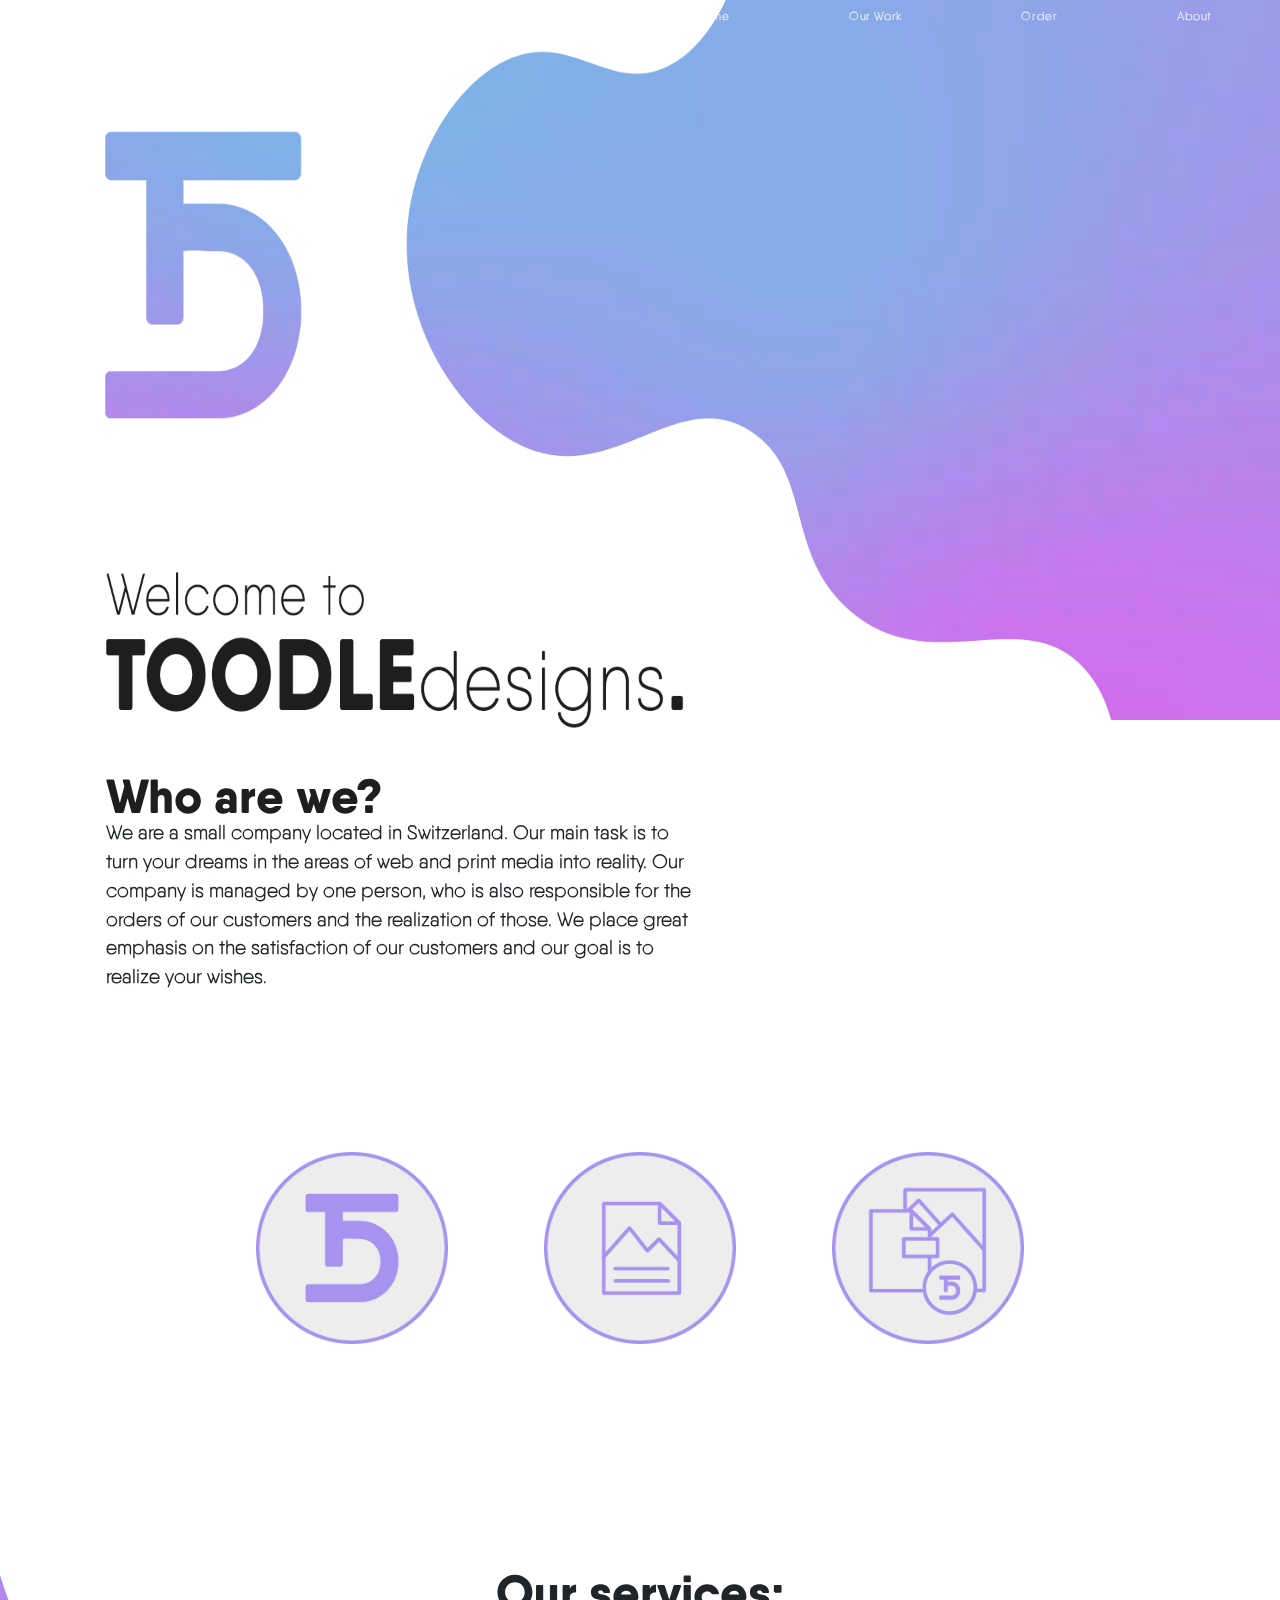
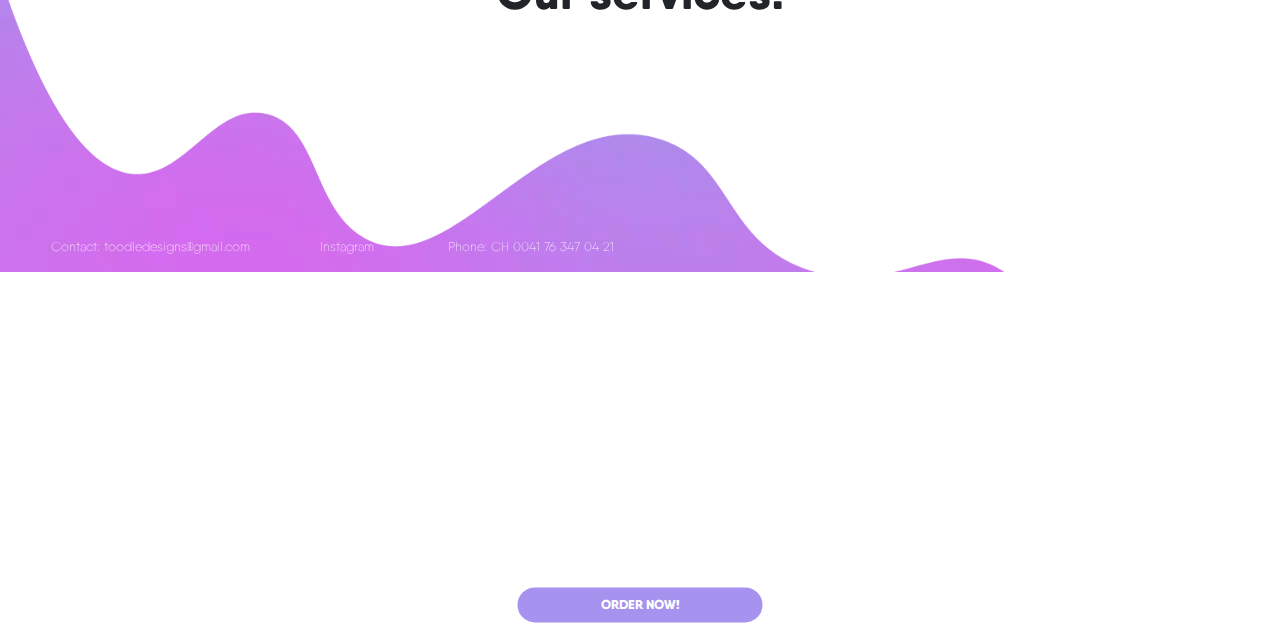
<file: index.html>
<!doctype html>
<html>
<head>
<meta charset="utf-8">
<title>Toodle Design's</title>
<meta name="viewport" content="width=device-width, initial-scale=1, shrink-to-fit=no">
	<link rel="stylesheet" href="https://stackpath.bootstrapcdn.com/bootstrap/4.3.1/css/bootstrap.min.css" integrity="sha384-ggOyR0iXCbMQv3Xipma34MD+dH/1fQ784/j6cY/iJTQUOhcWr7x9JvoRxT2MZw1T" crossorigin="anonymous">
	<script src="https://code.jquery.com/jquery-3.3.1.slim.min.js" integrity="sha384-q8i/X+965DzO0rT7abK41JStQIAqVgRVzpbzo5smXKp4YfRvH+8abtTE1Pi6jizo" crossorigin="anonymous"></script>
	<script src="https://cdnjs.cloudflare.com/ajax/libs/popper.js/1.14.7/umd/popper.min.js" integrity="sha384-UO2eT0CpHqdSJQ6hJty5KVphtPhzWj9WO1clHTMGa3JDZwrnQq4sF86dIHNDz0W1" crossorigin="anonymous"></script>
	<script src="https://stackpath.bootstrapcdn.com/bootstrap/4.3.1/js/bootstrap.min.js" integrity="sha384-JjSmVgyd0p3pXB1rRibZUAYoIIy6OrQ6VrjIEaFf/nJGzIxFDsf4x0xIM+B07jRM" crossorigin="anonymous"></script>
	<link rel="stylesheet" type="text/css" media="screen" href="css/style_startseite.css">
	<script language="javascript" type="text/javascript" src="js/js_startseite.js"></script>
	<link rel="shortcut icon" type="image/png" href="img/favicon.png">
</head>

<body>
	
	
	<img src="img/startseite/layer-img-background.png" id="background-layer" alt="background" class="float-right">
	<video autoplay="autoplay" loop id="background">
			<source src="img/used-on-all-pages/background.mp4" type="video/mp4">
	</video>
<header id="header">
	<nav>
		<ul class="menu">
			<li>
				<a href="#">Home</a>
			</li>
			<li>
				<a href="subpages/index-our-work.html">Our Work</a>
			</li>
			<li>
				<a href="subpages/index-order.html">Order</a>
			</li>
			<li>
				<a href="subpages/index-about.html">About</a>
			</li>
		</ul>
	</nav>
</header>
		
	

	

	<h1>Who are we?</h1>
	<p id="beschreibung">We are a small company located in Switzerland. Our main task is to turn your dreams in the areas of web and print media into reality. Our company is managed by one person, who is also responsible for the orders of our customers and the realization of those. We place great emphasis on the satisfaction of our customers and our goal is to realize your wishes.</p>
	
	<h2 id="services-title">Our services:</h2>
	<a href="subpages/index-order.html">
	<button class="buttonorder" onclick="window.location.href='/subpages/index-order.html'">ORDER NOW!</button>
	</a>
	<img src="img/startseite/logos-grey.png" alt="logo offers" id="offers-logos">
	<img src="img/startseite/print-grey.png" alt="print offers" id="offers-prints">
	<img src="img/startseite/complete-set-grey.png" alt="complete set offers" id="offers-complete-set">
	
	
	<video autoplay="autoplay" loop id="background-bottom">
			<source src="img/used-on-all-pages/background.mp4" type="video/mp4">
	
	</video>
	
	<img src="img/used-on-all-pages/background-layer-bottom.png" id="background-layer-bottom" alt="background-bottom">
	
	
<footer>
		<p id="email">Contact: toodledesigns@gmail.com</p>
		<a id="insta" href="https://www.instagram.com/toodledesigns/">Instagram</a>
		<p id="phone">Phone: CH 0041 76 347 04 21</p>
		
</footer>
	
</body>
</html>
</file>
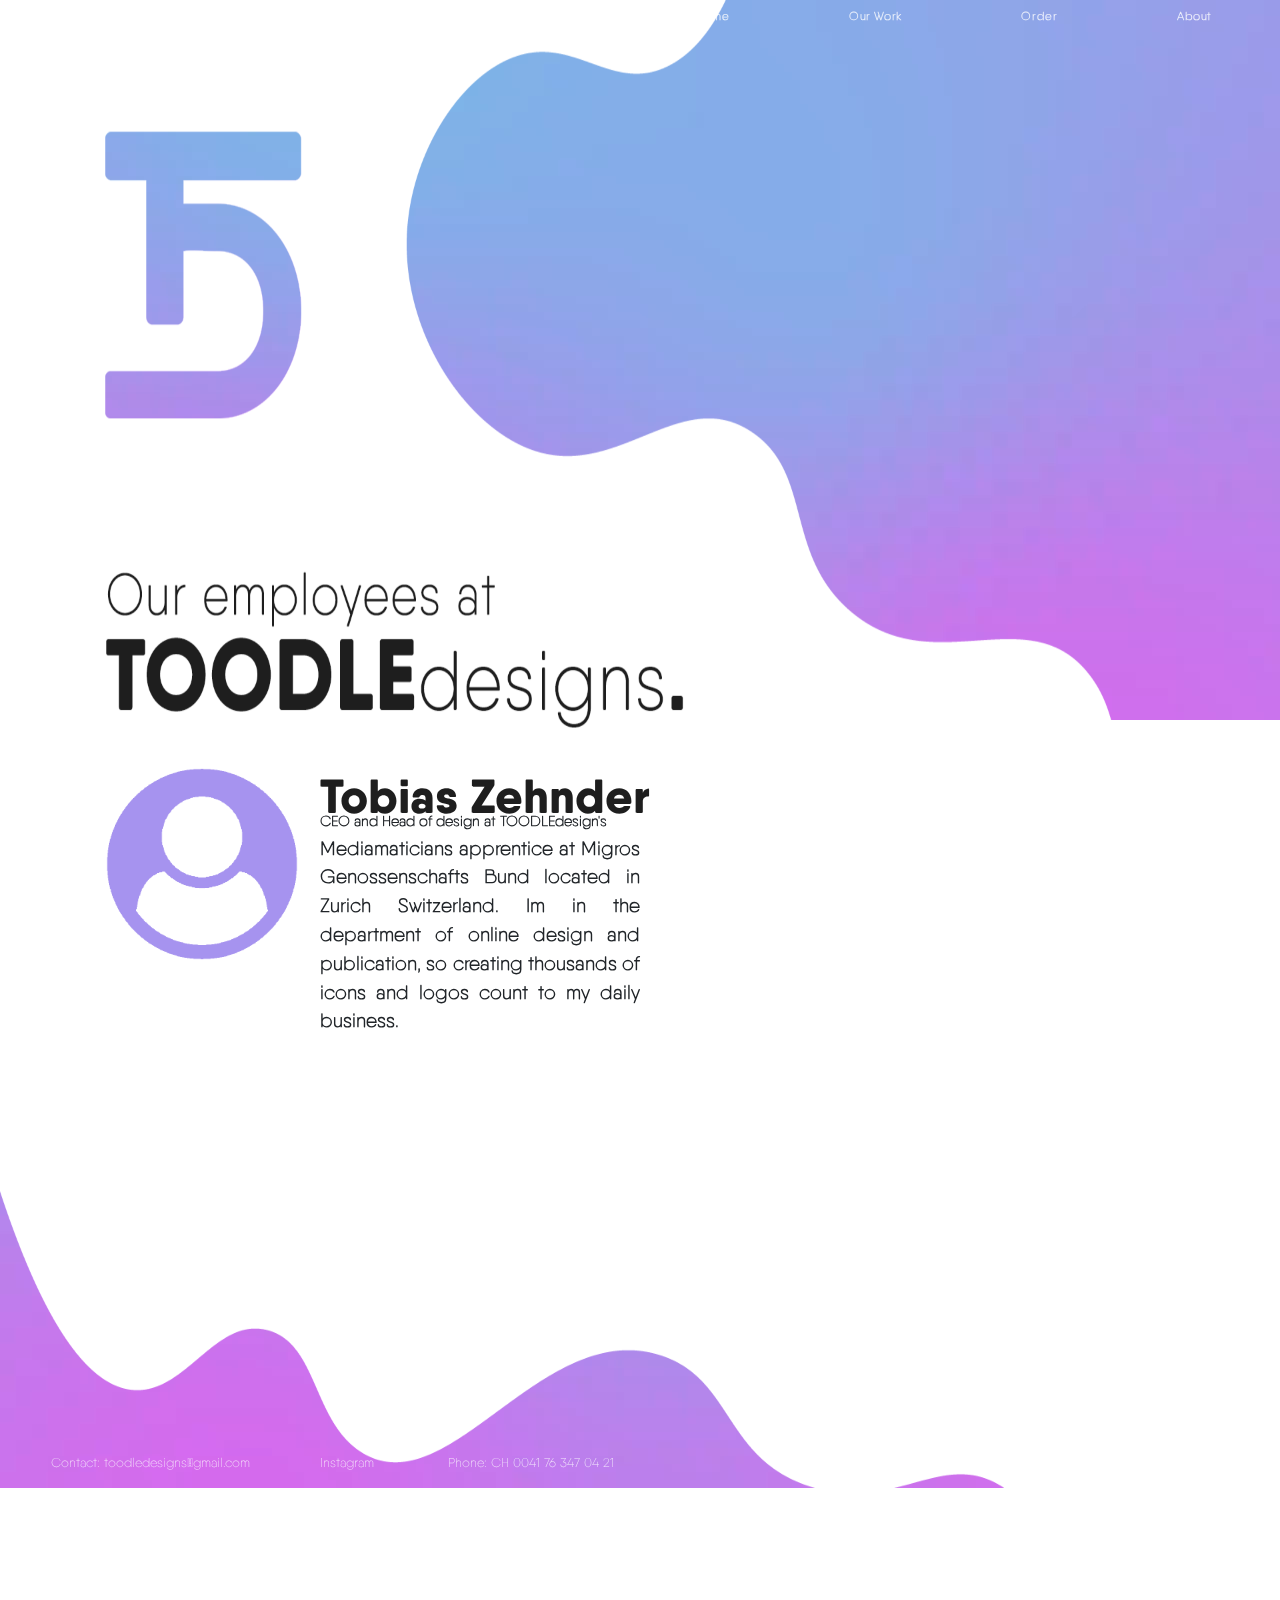
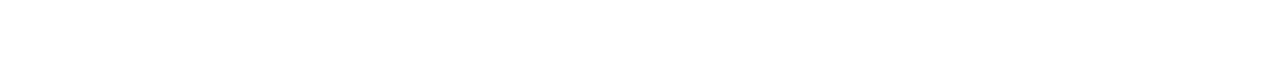
<file: subpages/index-about.html>
<!doctype html>
<html>
<head>
<meta charset="utf-8">
<title>Toodle Design's</title>
<meta name="viewport" content="width=device-width, initial-scale=1, shrink-to-fit=no">
	<link rel="stylesheet" href="https://stackpath.bootstrapcdn.com/bootstrap/4.3.1/css/bootstrap.min.css" integrity="sha384-ggOyR0iXCbMQv3Xipma34MD+dH/1fQ784/j6cY/iJTQUOhcWr7x9JvoRxT2MZw1T" crossorigin="anonymous">
	<script src="https://code.jquery.com/jquery-3.3.1.slim.min.js" integrity="sha384-q8i/X+965DzO0rT7abK41JStQIAqVgRVzpbzo5smXKp4YfRvH+8abtTE1Pi6jizo" crossorigin="anonymous"></script>
	<script src="https://cdnjs.cloudflare.com/ajax/libs/popper.js/1.14.7/umd/popper.min.js" integrity="sha384-UO2eT0CpHqdSJQ6hJty5KVphtPhzWj9WO1clHTMGa3JDZwrnQq4sF86dIHNDz0W1" crossorigin="anonymous"></script>
	<script src="https://stackpath.bootstrapcdn.com/bootstrap/4.3.1/js/bootstrap.min.js" integrity="sha384-JjSmVgyd0p3pXB1rRibZUAYoIIy6OrQ6VrjIEaFf/nJGzIxFDsf4x0xIM+B07jRM" crossorigin="anonymous"></script>
	<link rel="stylesheet" type="text/css" media="screen" href="../css/style_about.css">
	<script language="javascript" type="text/javascript" src="../js/js_about.js"></script>
	<link rel="shortcut icon" type="image/png" href="../img/favicon.png">
</head>

<body>
	
	
	<img src="../img/about/layer-img-background.png" id="background-layer" alt="background" class="float-right">
	<video autoplay="autoplay" loop id="background">
			<source src="../img/used-on-all-pages/background.mp4" type="video/mp4">
	</video>
<header id="header">
	<nav>
		<ul class="menu">
			<li>
				<a href="../index.html">Home</a>
			</li>
			<li>
				<a href="index-our-work.html">Our Work</a>
			</li>
			<li>
				<a href="index-order.html">Order</a>
			</li>
			<li>
				<a href="#">About</a>
			</li>
		</ul>
	</nav>
</header>
		
	

	<h1>Tobias Zehnder</h1>
	<p id="untertitel">CEO and Head of design at TOODLEdesign's</p>
	<p id="beschreibung">Mediamaticians apprentice at Migros Genossenschafts Bund located in Zurich Switzerland. Im in the department of online design and publication, so creating thousands of icons and logos count to my daily business.</p>
	<img src="../img/about/icon.png" id="icon" alt="Icon">
	

	<video autoplay="autoplay" loop id="background-bottom">
			<source src="../img/used-on-all-pages/background.mp4" type="video/mp4">
	
	</video>
	
	<img src="../img/used-on-all-pages/background-layer-bottom.png" id="background-layer-bottom" alt="background-bottom">
	
<footer>
		<p id="email">Contact: toodledesigns@gmail.com</p>
		<a id="insta" href="https://www.instagram.com/toodledesigns/">Instagram</a>
		<p id="phone">Phone: CH 0041 76 347 04 21</p>
		
</footer>	
	
</body>
</html>
</file>
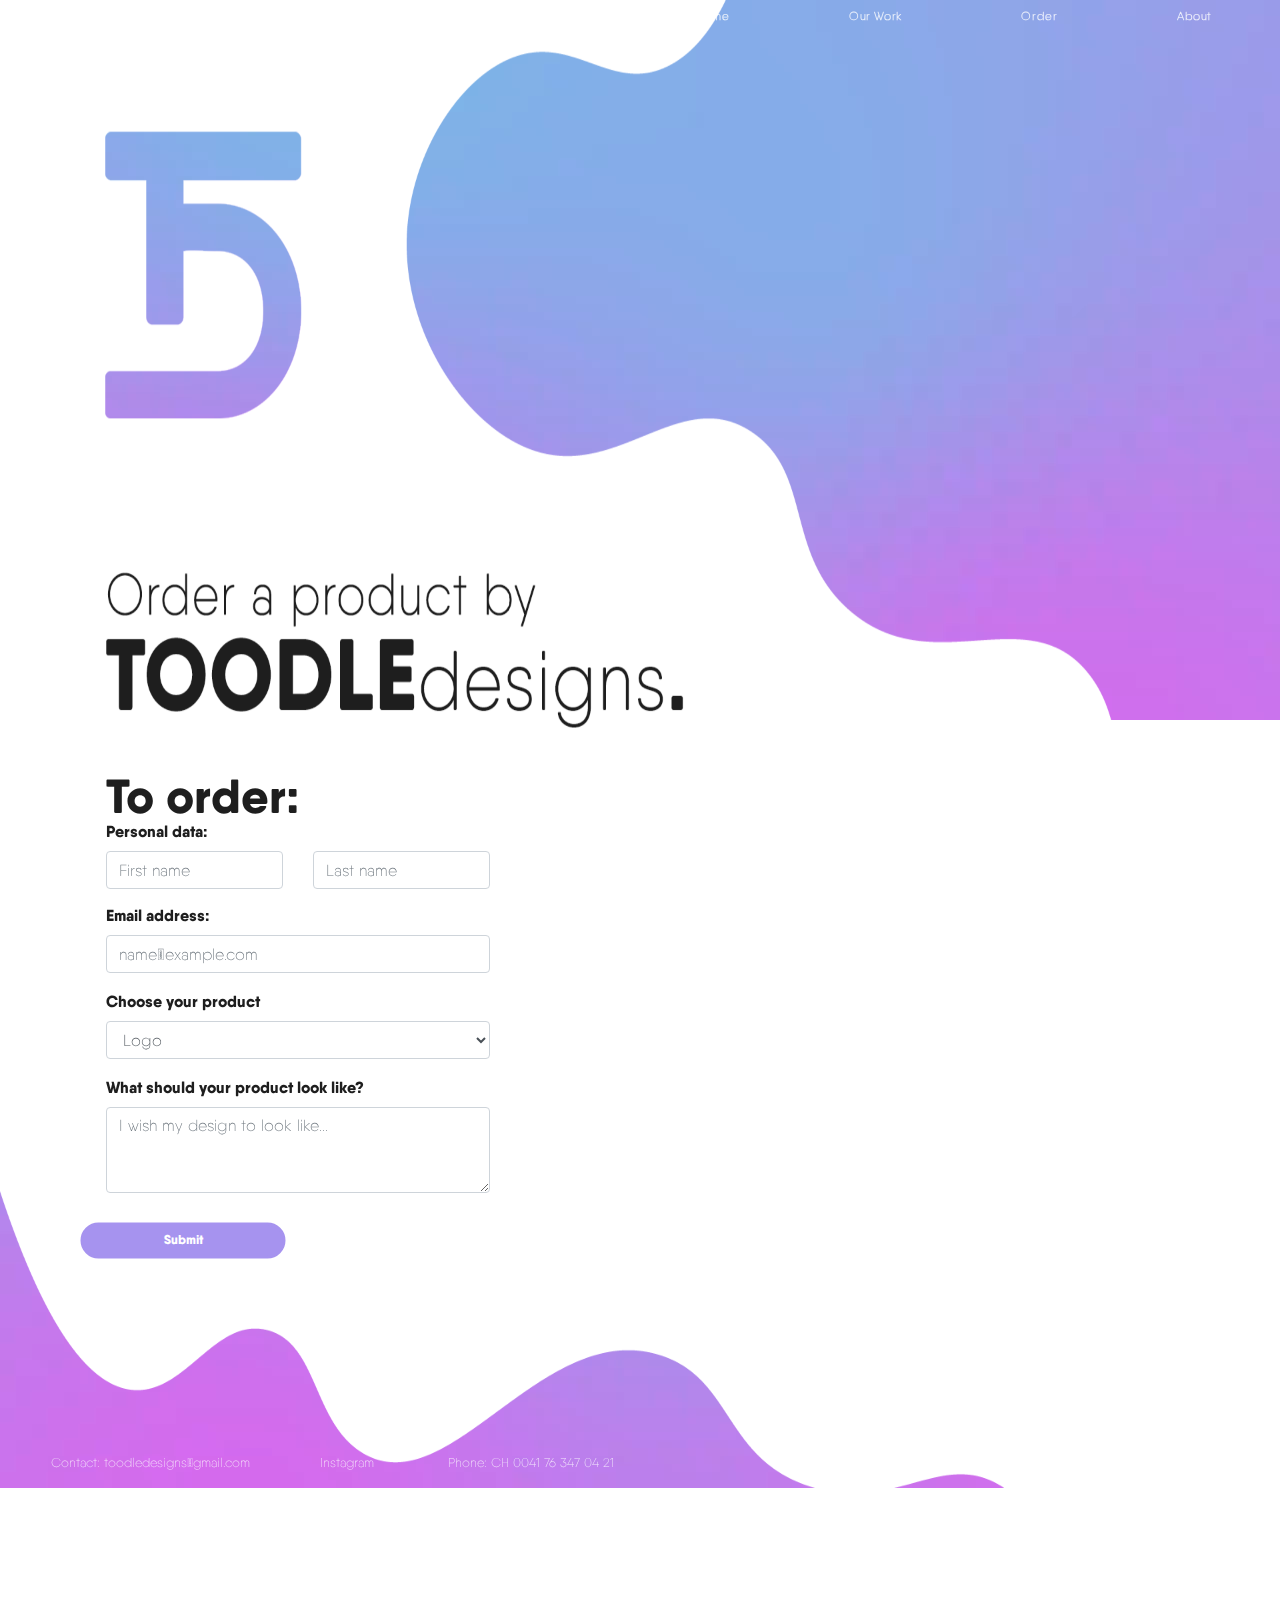
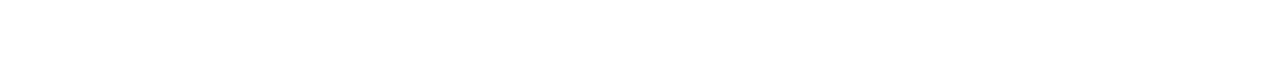
<file: subpages/index-order.html>
<!doctype html>
<html>
<head>
<meta charset="utf-8">
<title>Toodle Design's</title>
<meta name="viewport" content="width=device-width, initial-scale=1, shrink-to-fit=no">
	<link rel="stylesheet" href="https://stackpath.bootstrapcdn.com/bootstrap/4.3.1/css/bootstrap.min.css" integrity="sha384-ggOyR0iXCbMQv3Xipma34MD+dH/1fQ784/j6cY/iJTQUOhcWr7x9JvoRxT2MZw1T" crossorigin="anonymous">
	<script src="https://code.jquery.com/jquery-3.3.1.slim.min.js" integrity="sha384-q8i/X+965DzO0rT7abK41JStQIAqVgRVzpbzo5smXKp4YfRvH+8abtTE1Pi6jizo" crossorigin="anonymous"></script>
	<script src="https://cdnjs.cloudflare.com/ajax/libs/popper.js/1.14.7/umd/popper.min.js" integrity="sha384-UO2eT0CpHqdSJQ6hJty5KVphtPhzWj9WO1clHTMGa3JDZwrnQq4sF86dIHNDz0W1" crossorigin="anonymous"></script>
	<script src="https://stackpath.bootstrapcdn.com/bootstrap/4.3.1/js/bootstrap.min.js" integrity="sha384-JjSmVgyd0p3pXB1rRibZUAYoIIy6OrQ6VrjIEaFf/nJGzIxFDsf4x0xIM+B07jRM" crossorigin="anonymous"></script>
	<link rel="stylesheet" type="text/css" media="screen" href="../css/style_order.css">
	<script language="javascript" type="text/javascript" src="../js/js_order.js"></script>
	<link rel="shortcut icon" type="image/png" href="../img/favicon.png">
</head>

<body>
	
	
	<img src="../img/order/layer-img-background.png" id="background-layer" alt="background" class="float-right">
	<video autoplay="autoplay" loop id="background">
			<source src="../img/used-on-all-pages/background.mp4" type="video/mp4">
	</video>
<header id="header">
	<nav>
		<ul class="menu">
			<li>
				<a href="../index.html">Home</a>
			</li>
			<li>
				<a href="index-our-work.html">Our Work</a>
			</li>
			<li>
				<a href="#">Order</a>
			</li>
			<li>
				<a href="index-about.html">About</a>
			</li>
		</ul>
	</nav>
</header>
		
	
<h1>To order:</h1>


<form action="../php/run.php" method="get">
	<label for="name">Personal data:</label>
    <div class="row">
    <div class="col">
      <input type="text" name="name" class="form-control" placeholder="First name" required>
    </div>
    <div class="col">
      <input type="text" name="name" class="form-control" placeholder="Last name" required>
    </div>
  </div>
  <div class="form-group">
    <label for="email">Email address:</label>
    <input type="email" name="email" class="form-control" id="exampleFormControlInput1" placeholder="name@example.com" required>
  </div>
  <div class="form-group">
    <label for="product">Choose your product</label>
    <select class="form-control" name="product" id="exampleFormControlSelect1" required>
      <option>Logo</option>
      <option>Print media</option>
      <option>The Complete Set</option>
    </select>
  </div>
  <div class="form-group">
    <label for="text">What should your product look like?</label>
    <textarea class="form-control" name="text" id="exampleFormControlTextarea1" rows="3" placeholder="I wish my design to look like..." required></textarea>
  </div>
	<button name="order" id="buttonorder" type="submit" class="rounded-pill">Submit</button>
</form>
	
	
	

<video autoplay="autoplay" loop id="background-bottom">
			<source src="../img/used-on-all-pages/background.mp4" type="video/mp4">
	
	</video>
	
	<img src="../img/used-on-all-pages/background-layer-bottom.png" id="background-layer-bottom" alt="background-bottom">
<footer>
		<p id="email">Contact: toodledesigns@gmail.com</p>
		<a id="insta" href="https://www.instagram.com/toodledesigns/">Instagram</a>
		<p id="phone">Phone: CH 0041 76 347 04 21</p>
		
</footer>	
	
</body>
</html>
</file>
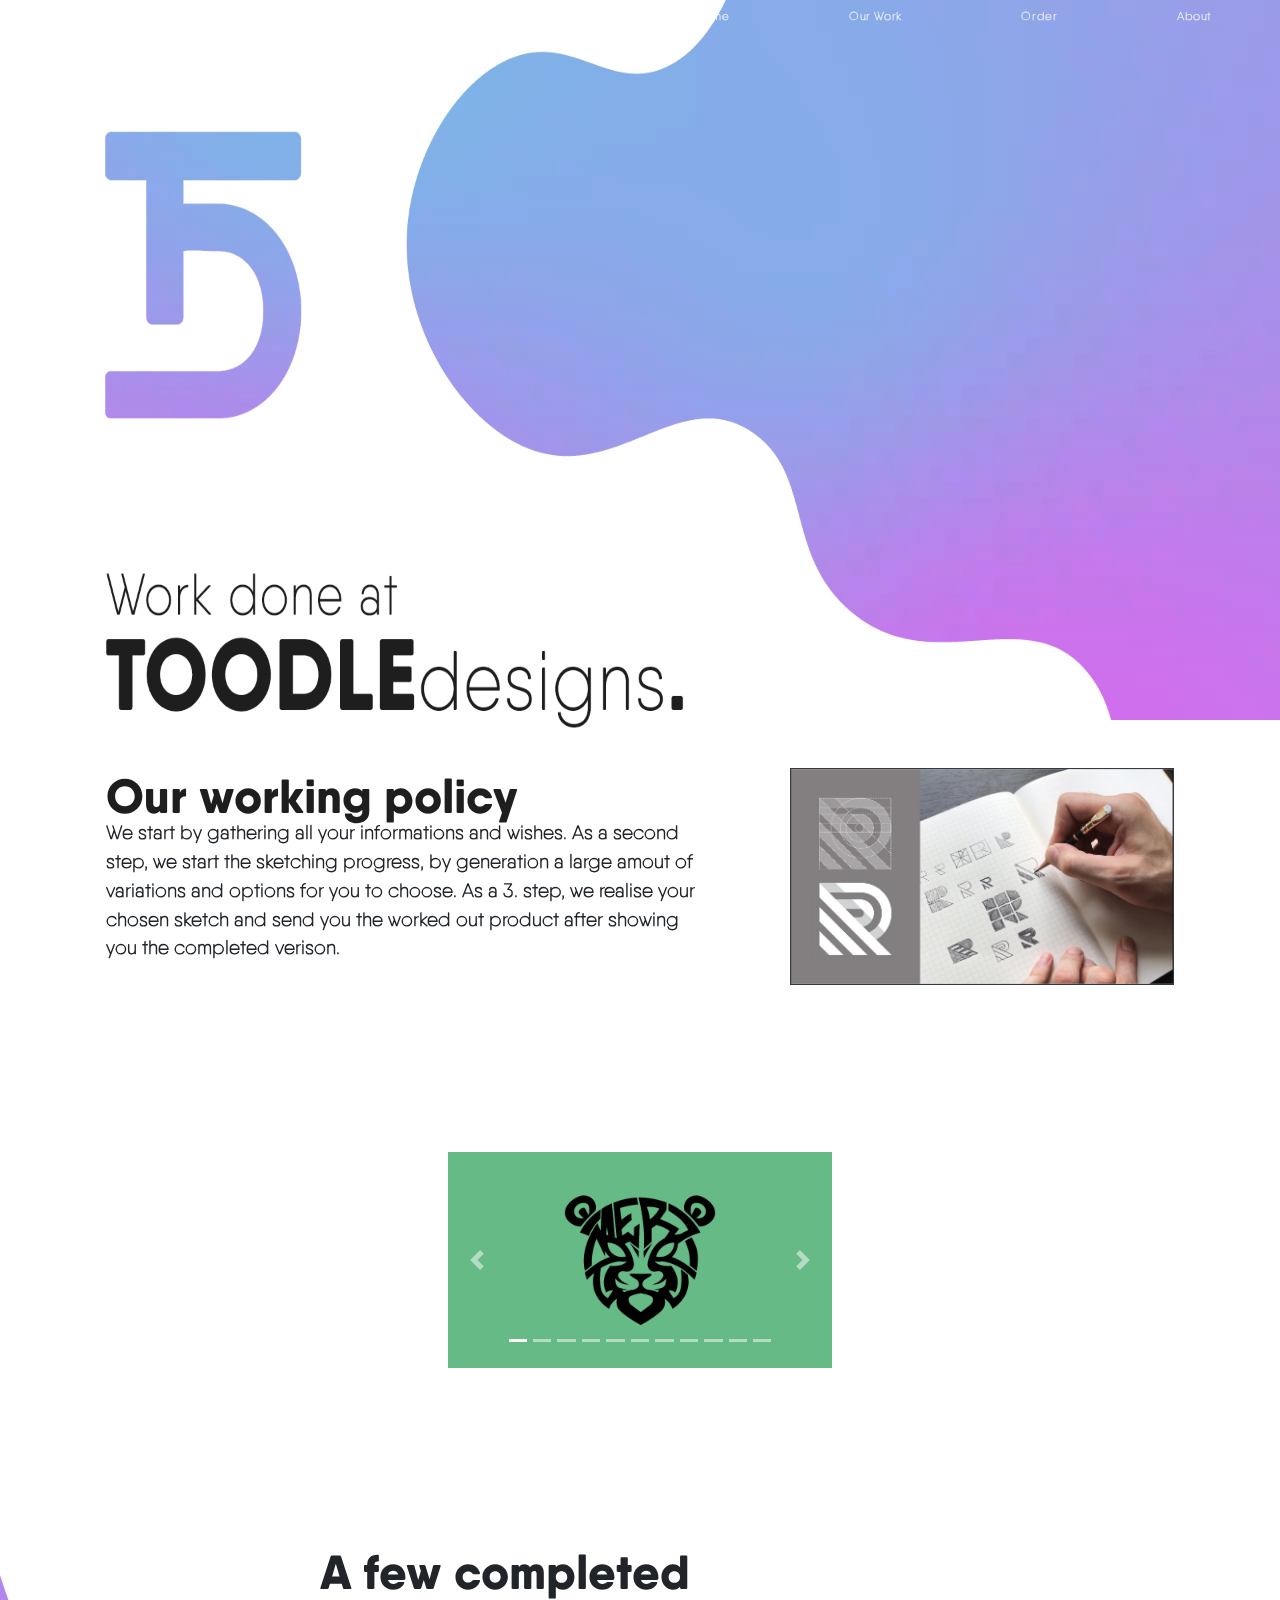
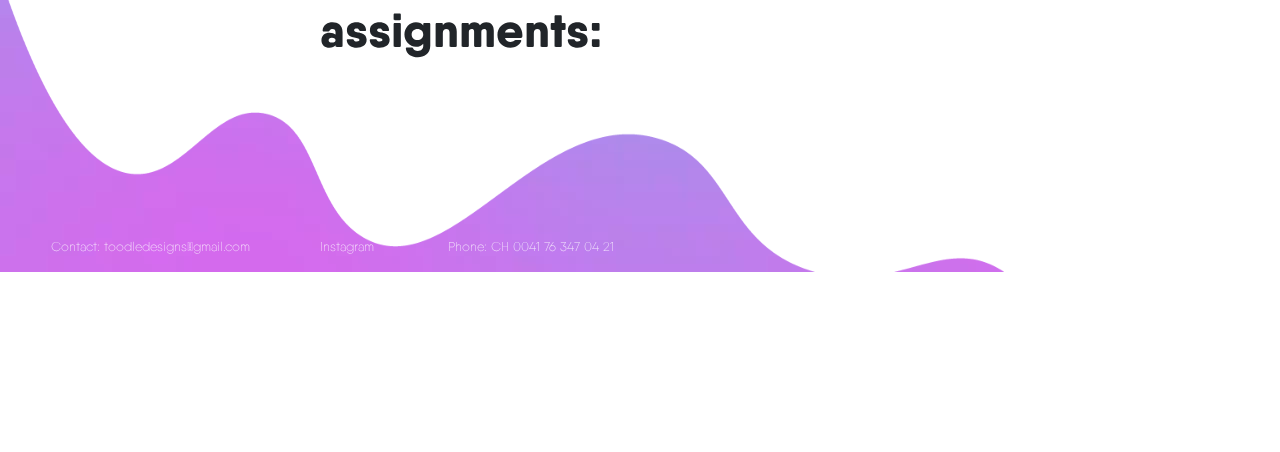
<file: subpages/index-our-work.html>
<!doctype html>
<html>
<head>
<meta charset="utf-8">
<title>Toodle Design's</title>
<meta name="viewport" content="width=device-width, initial-scale=1, shrink-to-fit=no">
	<link rel="stylesheet" href="https://stackpath.bootstrapcdn.com/bootstrap/4.3.1/css/bootstrap.min.css" integrity="sha384-ggOyR0iXCbMQv3Xipma34MD+dH/1fQ784/j6cY/iJTQUOhcWr7x9JvoRxT2MZw1T" crossorigin="anonymous">
	<script src="https://code.jquery.com/jquery-3.3.1.slim.min.js" integrity="sha384-q8i/X+965DzO0rT7abK41JStQIAqVgRVzpbzo5smXKp4YfRvH+8abtTE1Pi6jizo" crossorigin="anonymous"></script>
	<script src="https://cdnjs.cloudflare.com/ajax/libs/popper.js/1.14.7/umd/popper.min.js" integrity="sha384-UO2eT0CpHqdSJQ6hJty5KVphtPhzWj9WO1clHTMGa3JDZwrnQq4sF86dIHNDz0W1" crossorigin="anonymous"></script>
	<script src="https://stackpath.bootstrapcdn.com/bootstrap/4.3.1/js/bootstrap.min.js" integrity="sha384-JjSmVgyd0p3pXB1rRibZUAYoIIy6OrQ6VrjIEaFf/nJGzIxFDsf4x0xIM+B07jRM" crossorigin="anonymous"></script>
	<link rel="stylesheet" type="text/css" media="screen" href="../css/style_our_work.css">
	<script language="javascript" type="text/javascript" src="../js/js_our_work.js"></script>
	<link rel="shortcut icon" type="image/png" href="../img/favicon.png">
</head>

<body>
	
	<img src="../img/our-work/layer-img-background-our-work.png" id="background-layer" alt="background" class="float-right">
	<video autoplay="autoplay" loop id="background">
			<source src="../img/used-on-all-pages/background.mp4" type="video/mp4">
	</video>
<header id="header">
	<nav>
		<ul class="menu">
			<li>
				<a href="../index.html">Home</a>
			</li>
			<li>
				<a href="#">Our Work</a>
			</li>
			<li>
				<a href="index-order.html">Order</a>
			</li>
			<li>
				<a href="index-about.html">About</a>
			</li>
		</ul>
	</nav>
</header>
		
	

	
<h1>Our working policy</h1>
<p id="beschreibung">We start by gathering all your informations and wishes. As a second step, we start the sketching progress, by generation a large amout of variations and options for you to choose. As a 3. step, we realise your chosen sketch and send you the worked out product after showing you the completed verison.</p>
	<img src="../img/our-work/work-progress.PNG" id="work-progress-img" alt="work-progress" class="border border-dark">
<h2 class="text-body">A few completed assignments:</h2>

<div id="carouselExampleIndicators" class="carousel slide" data-ride="carousel">
  <ol class="carousel-indicators">
    <li data-target="#carouselExampleIndicators" data-slide-to="0" class="active"></li>
    <li data-target="#carouselExampleIndicators" data-slide-to="1"></li>
    <li data-target="#carouselExampleIndicators" data-slide-to="2"></li>
	<li data-target="#carouselExampleIndicators" data-slide-to="3"></li>
	<li data-target="#carouselExampleIndicators" data-slide-to="4"></li>
	<li data-target="#carouselExampleIndicators" data-slide-to="5"></li>
	<li data-target="#carouselExampleIndicators" data-slide-to="6"></li>
	<li data-target="#carouselExampleIndicators" data-slide-to="7"></li>
	<li data-target="#carouselExampleIndicators" data-slide-to="8"></li>
	<li data-target="#carouselExampleIndicators" data-slide-to="9"></li>
	<li data-target="#carouselExampleIndicators" data-slide-to="10"></li>
  </ol>
  <div class="carousel-inner">
    <div class="carousel-item active">
      <img id="slider1" src="../img/our-work/slide-1.jpg" class="d-block w-100" alt="Logo Merz">
    </div>
    <div class="carousel-item" data-interval="2000">
      <img src="../img/our-work/restlichen-slides.jpg" class="d-block w-100" alt="filler img">
    </div>
    <div class="carousel-item" data-interval="2000">
      <img src="../img/our-work/restlichen-slides.jpg" class="d-block w-100" alt="filler img">
    </div>
	<div class="carousel-item" data-interval="2000">
      <img src="../img/our-work/restlichen-slides.jpg" class="d-block w-100" alt="filler img">
    </div>
    <div class="carousel-item" data-interval="2000">
      <img src="../img/our-work/restlichen-slides.jpg" class="d-block w-100" alt="filler img">
    </div>
	<div class="carousel-item" data-interval="2000">
      <img src="../img/our-work/restlichen-slides.jpg" class="d-block w-100" alt="filler img">
    </div>
    <div class="carousel-item" data-interval="2000">
      <img src="../img/our-work/restlichen-slides.jpg" class="d-block w-100" alt="filler img">
    </div>
	<div class="carousel-item" data-interval="2000">
      <img src="../img/our-work/restlichen-slides.jpg" class="d-block w-100" alt="filler img">
    </div>
    <div class="carousel-item" data-interval="2000">
      <img src="../img/our-work/restlichen-slides.jpg" class="d-block w-100" alt="filler img">
    </div>
	<div class="carousel-item" data-interval="2000">
      <img src="../img/our-work/restlichen-slides.jpg" class="d-block w-100" alt="filler img">
    </div>
  </div>
  <a class="carousel-control-prev" href="#carouselExampleIndicators" role="button" data-slide="prev">
    <span class="carousel-control-prev-icon" aria-hidden="true"></span>
    <span class="sr-only">Previous</span>
  </a>
  <a class="carousel-control-next" href="#carouselExampleIndicators" role="button" data-slide="next">
    <span class="carousel-control-next-icon" aria-hidden="true"></span>
    <span class="sr-only">Next</span>
  </a>
</div>
	
<video autoplay="autoplay" loop id="background-bottom">
			<source src="../img/used-on-all-pages/background.mp4" type="video/mp4">
	
	</video>
	
	<img src="../img/used-on-all-pages/background-layer-bottom.png" id="background-layer-bottom" alt="background-bottom">
<footer>
		<p id="email">Contact: toodledesigns@gmail.com</p>
		<a id="insta" href="https://www.instagram.com/toodledesigns/">Instagram</a>
		<p id="phone">Phone: CH 0041 76 347 04 21</p>
		
</footer>	
	
</body>
</html>
</file>
<file: css/style_startseite.css>
@charset "utf-8";

@font-face{
	font-family: "Qanelas Soft DEMO ExtraBold";
	src: url('../fonts/QanelasSoftDEMO-ExtraBold.otf') format('opentype');
}

@font-face{
	font-family: "Qanelas Soft DEMO UltraLight";
	src: url("../fonts/QanelasSoftDEMO-UltraLight.otf") format("opentype");
}

#background-layer {
  /* Set rules to fill background */
  min-height: 100%;
  min-width: 1024px;
	
  /* Set up proportionate scaling */
  width: 100%;
  height: auto;
	
  /* Set up positioning */
  position: absolute;
  top: 0;
  left: 0;
  z-index: -9;
}

@media screen and (min-aspect-ratio: 16/9) { /* Specific to this particular image */
  img.bg {
    left: 50%;
    margin-left: -512px;  /* 50% */
  }
	#background {
		width: 100%;
		height: auto;
	}
	#background-bottom {
		width: 100%;
		height: auto;
	}
}

#background {
	position: absolute;
	left: 0;
	top: 0;
	z-index: -10;
}


/* NAVIGATION */
header {
	height: 5%;
	width: 100%;
	z-index: 10;	
	position: fixed;
	top: 0px;
	left: -0px;
	transition: top 0.8s;
	display: block;
}

.menu {
	padding: 0.3% 0 2% 0;
	text-align: right;
	line-height: 1.5vw;
	}

ul.menu {margin-top: 0.1%;
}

.menu li {display: inline; 
	padding: 0 60px 0 40px;
	font-size:0.9vw;
	letter-spacing: 0.05em
}

.menu a {text-decoration: none;
    color: #FFFFFF;
	opacity: 0.8;
	padding: 8px;
	font-family: "Qanelas Soft DEMO UltraLight";
	font-weight: bold;
}

nav ul li a:hover {
    opacity: 1;
}

#logo {
	z-index: 10;
	display: block;
	width: 10%;
	margin-left: 10%;
	margin-right: auto;
	margin-top: 10%;
}

#box {
	width: 60%;
	height: 120%;
	background-color: #ffffff;
	position: absolute;
	z-index: 1;
	margin-left: 20%;
	margin-top: 18%;
	margin-bottom: 5%;
	
}


h1 {
	font-family: "Qanelas Soft DEMO ExtraBold";
	font-weight: bold;
	font-size: 300%;
	color: #1e1e1e;
	z-index: 4;
	margin-top: 60%;
	margin-left: 8.3%;
	position: absolute;
	
}

#beschreibung {
	font-family: "Qanelas Soft DEMO UltraLight";
	font-size: 120%;
	font-weight: 700;
	z-index: 4;
	position: absolute;
	margin-top: 64%;
	margin-left: 8.3%;
	margin-right: 45%;
	text-align: left;
}


#services-title {
	font-family: "Qanelas Soft DEMO ExtraBold", "Qanelas Soft DEMO UltraLight";
	font-weight: bold;
	font-size: 300%;
	z-index: 4;
	position: absolute;
	top: 177%;
    left: 50%;
    transform: translate(-50%, -50%);
}


body {
	background: #FFFFFF;
}



 .buttonorder {
  background-color: #a693ef;
  color: white;
  padding: 5px 80px;
  text-align: center;
  text-decoration: none;
  display: block;
  font-size: 1vw;
  transition-duration: 0.4s;
  cursor: pointer;
  top: 245%;
  left: 50%;
  transform: translate(-50%, -50%);
  z-index: 10;
  position: absolute;
  font-family: "Qanelas Soft DEMO ExtraBold";
  border-radius: 100px;
  border: 3px solid;
  border-color: #a693ef;
}

.buttonorder:hover {
  color: #a693ef;
  background-color: #FFFFFF;
  border-width: 3px;
  border-color: #a693ef;
  transform: scale(1.2,1.2) translate(-42%, -40%);
  top: 245%;
  left: 50%;
  
}


#offers-logos {
	position: absolute;
	z-index: 4;
	margin-left: 20%;
	margin-top: 90%;
	cursor: pointer;
	width: 15%;
}

#offers-logos:hover {
	content: url("../img/startseite/logos-hover.png");
}

#offers-prints {
	position: absolute;
	z-index: 4;
	display: block;
	margin-top: 90%;
    left: 50%;
    transform: translate(-50%, 0%);
	width: 15%;
	cursor: pointer;
}

#offers-prints:hover {
	content: url("../img/startseite/print-hover.png");
}

#offers-complete-set {
	position: absolute;
	z-index: 4;
	margin-left: 65%;
	margin-top: 90%;
	width: 15%;
	cursor: pointer;
}

#offers-complete-set:hover {
	content: url("../img/startseite/complete-set-hover.png");
}


#background-bottom {
	position: absolute;
	left: 0;
	margin-top: 90%;
	z-index: -9;
}


#background-layer-bottom {
  /* Set rules to fill background */
  min-height: 100%;
  min-width: 1024px;
	
  /* Set up proportionate scaling */
  width: 100%;
  height: auto;
	
  /* Set up positioning */
  position: absolute;
  margin-top: 90%;
  left: 0;
  z-index: -9;
}


#email {
	font-family: "Qanelas Soft DEMO UltraLight";
	font-size: 1vw;	
	margin-top: 143.5%;
	margin-left: 4%;
	position: absolute;
	color: #FFFFFF;
	opacity: 0.8;
}

#email:hover {
	opacity: 1;
}

#insta {
	text-decoration: none;
	color: #FFFFFF;
	position: absolute;
	margin-top: 143.5%;
	margin-left: 25%;
	font-family: "Qanelas Soft DEMO UltraLight";
	font-size: 1vw;
	opacity: 0.8;
}

#insta:hover {
	opacity: 1;
}

#phone {
	text-decoration: none;
	color: #FFFFFF;
	position: absolute;
	margin-top: 143.5%;
	margin-left: 35%;
	font-family: "Qanelas Soft DEMO UltraLight";
	font-size: 1vw;
	opacity: 0.8;
}

#phone:hover {
	opacity: 1;
}
</file>
<file: css/style_about.css>
@charset "utf-8";

@font-face{
	font-family: "Qanelas Soft DEMO ExtraBold";
	src: url('../fonts/QanelasSoftDEMO-ExtraBold.otf') format('opentype');
}

@font-face{
	font-family: "Qanelas Soft DEMO UltraLight";
	src: url("../fonts/QanelasSoftDEMO-UltraLight.otf") format("opentype");
}

#background-layer {
  /* Set rules to fill background */
  min-height: 100%;
  min-width: 1024px;
	
  /* Set up proportionate scaling */
  width: 100%;
  height: auto;
	
  /* Set up positioning */
  position: absolute;
  top: 0;
  left: 0;
  z-index: -9;
}

@media screen and (min-aspect-ratio: 16/9) { /* Specific to this particular image */
  img.bg {
    left: 50%;
    margin-left: -512px;   /* 50% */
  }
	#background {
		width: 100%;
		height: auto;
	}
	#background-bottom {
		width: 100%;
		height: auto;
	}
}

#background {
	position: absolute;
	left: 0;
	top: 0;
	z-index: -10;
}


/* NAVIGATION */
header {
	height: 5%;
	width: 100%;
	z-index: 10;	
	position: fixed;
	top: 0px;
	left: -0px;
	transition: top 0.8s;
	display: block;
}

.menu {
	padding: 0.3% 0 2% 0;
	text-align: right;
	line-height: 1.5vw;
	}

ul.menu {margin-top: 0.1%;
}

.menu li {display: inline; 
	padding: 0 60px 0 40px;
	font-size:0.9vw;
	letter-spacing: 0.05em
}

.menu a {text-decoration: none;
    color: #FFFFFF;
	opacity: 0.8;
	padding: 8px;
	font-family: "Qanelas Soft DEMO UltraLight";
	font-weight: bold;
}

nav ul li a:hover {
    opacity: 1;
}



h1 {
	font-family: "Qanelas Soft DEMO ExtraBold";
	font-weight: bold;
	font-size: 300%;
	color: #1e1e1e;
	z-index: 4;
	margin-top: 60%;
	margin-left: 25%;
	position: absolute;
	
}

#untertitel {
	font-family: "Qanelas Soft DEMO UltraLight";
	font-size: 90%;
	font-weight: 700;
	z-index: 4;
	position: absolute;
	margin-top: 63.3%;
	margin-left: 25%;
	margin-right: 52%;
	text-align: justify;
}

#beschreibung {
	font-family: "Qanelas Soft DEMO UltraLight";
	font-size: 120%;
	font-weight: 700;
	z-index: 4;
	position: absolute;
	margin-top: 65.2%;
	margin-left: 25%;
	margin-right: 50%;
	text-align: justify;
}

#icon {
	position: absolute;
	z-index: 2;
	width: 15%;
	margin-top: 60%;
	margin-left: 8.3%;
}

#offerings {
	font-family: "Qanelas Soft DEMO ExtraBold", "Qanelas Soft DEMO UltraLight";
	font-weight: bold;
	font-size: 200%;
	z-index: 4;
	position: absolute;
	top: 150%;
    left: 50%;
    transform: translate(-50%, -50%);
}


body {
	background: #ffffff;
}

#background-bottom {
	position: absolute;
	left: 0;
	margin-top: 60%;
	z-index: -9;
}


#background-layer-bottom {
  /* Set rules to fill background */
  min-height: 100%;
  min-width: 1024px;
	
  /* Set up proportionate scaling */
  width: 100%;
  height: auto;
	
  /* Set up positioning */
  position: absolute;
  margin-top: 60%;
  left: 0;
  z-index: -9;
}

#email {
	font-family: "Qanelas Soft DEMO UltraLight";
	font-size: 1vw;	
	margin-top: 113.5%;
	margin-left: 4%;
	position: absolute;
	color: #FFFFFF;
	opacity: 0.8;
}

#email:hover {
	opacity: 1;
}

#insta {
	text-decoration: none;
	color: #FFFFFF;
	position: absolute;
	margin-top: 113.5%;
	margin-left: 25%;
	font-family: "Qanelas Soft DEMO UltraLight";
	font-size: 1vw;
	opacity: 0.8;
}

#insta:hover {
	opacity: 1;
}

#phone {
	text-decoration: none;
	color: #FFFFFF;
	position: absolute;
	margin-top: 113.5%;
	margin-left: 35%;
	font-family: "Qanelas Soft DEMO UltraLight";
	font-size: 1vw;
	opacity: 0.8;
}

#phone:hover {
	opacity: 1;
}
</file>
<file: css/style_order.css>
@charset "utf-8";

@font-face{
	font-family: "Qanelas Soft DEMO ExtraBold";
	src: url('../fonts/QanelasSoftDEMO-ExtraBold.otf') format('opentype');
}

@font-face{
	font-family: "Qanelas Soft DEMO UltraLight";
	src: url("../fonts/QanelasSoftDEMO-UltraLight.otf") format("opentype");
}

#background-layer {
  /* Set rules to fill background */
  min-height: 100%;
  min-width: 1024px;
	
  /* Set up proportionate scaling */
  width: 100%;
  height: auto;
	
  /* Set up positioning */
  position: absolute;
  top: 0;
  left: 0;
  z-index: -9;
}

@media screen and (min-aspect-ratio: 16/9) { /* Specific to this particular image */
  img.bg {
    left: 50%;
    margin-left: -512px;   /* 50% */
  }
	#background {
		width: 100%;
		height: auto;
	}
	#background-bottom {
		width: 100%;
		height: auto;
	}
}

#background {
	position: absolute;
	left: 0;
	top: 0;
	z-index: -10;
}


/* NAVIGATION */
header {
	height: 5%;
	width: 100%;
	z-index: 10;	
	position: fixed;
	top: 0px;
	left: -0px;
	transition: top 0.8s;
	display: block;
}

.menu {
	padding: 0.3% 0 2% 0;
	text-align: right;
	line-height: 1.5vw;
	}

ul.menu {margin-top: 0.1%;
}

.menu li {display: inline; 
	padding: 0 60px 0 40px;
	font-size:0.9vw;
	letter-spacing: 0.05em
}

.menu a {text-decoration: none;
    color: #FFFFFF;
	opacity: 0.8;
	padding: 8px;
	font-family: "Qanelas Soft DEMO UltraLight";
	font-weight: bold;
}

nav ul li a:hover {
    opacity: 1;
}




h1 {
	font-family: "Qanelas Soft DEMO ExtraBold";
	font-weight: bold;
	font-size: 300%;
	color: #1e1e1e;
	z-index: 4;
	margin-top: 60%;
	margin-left: 8.3%;
	position: absolute;
	
}


body {
	background: #FFFFFF;
}

form {
	color: #1e1e1e;
	width: 30%;
	margin-top: 64%;
	margin-left: 8.3%;
	position: absolute;
	font-family: 'Qanelas Soft DEMO UltraLight';
}

.row {
	padding-bottom: 14px;
	color: #1e1e1e;
	font-family: "Qanelas Soft DEMO UltraLight"
}

label {
	font-family: "Qanelas Soft DEMO ExtraBold", "Qanelas Soft DEMO UltraLight";
}

#buttonorder {
  background-color: #a693ef;
  color: white;
  padding: 5px 80px;
  text-align: center;
  text-decoration: none;
  display: block;
  font-size: 1vw;
  transition-duration: 0.4s;
  cursor: pointer;
  top: 108%;
  left: 20%;
  transform: translate(-50%, -50%);
  z-index: 10;
  position: absolute;
  font-family: "Qanelas Soft DEMO ExtraBold";
 
  border: 3px solid;
  border-color: #a693ef;
}

#buttonorder:hover {
  color: #a693ef;
  background-color: #FFFFFF;
  border-width: 3px;
  border-color: #a693ef;
  transform: scale(1.2,1.2) translate(-42%, -40%);
  top: 108%;
  left: 20%;
  
}

#background-bottom {
	position: absolute;
	left: 0;
	margin-top: 60%;
	z-index: -9;
}


#background-layer-bottom {
  /* Set rules to fill background */
  min-height: 100%;
  min-width: 1024px;
	
  /* Set up proportionate scaling */
  width: 100%;
  height: auto;
	
  /* Set up positioning */
  position: absolute;
  margin-top: 60%;
  left: 0;
  z-index: -9;
}

#email {
	font-family: "Qanelas Soft DEMO UltraLight";
	font-size: 1vw;	
	margin-top: 113.5%;
	margin-left: 4%;
	position: absolute;
	color: #FFFFFF;
	opacity: 0.8;
}

#email:hover {
	opacity: 1;
}

#insta {
	text-decoration: none;
	color: #FFFFFF;
	position: absolute;
	margin-top: 113.5%;
	margin-left: 25%;
	font-family: "Qanelas Soft DEMO UltraLight";
	font-size: 1vw;
	opacity: 0.8;
}

#insta:hover {
	opacity: 1;
}

#phone {
	text-decoration: none;
	color: #FFFFFF;
	position: absolute;
	margin-top: 113.5%;
	margin-left: 35%;
	font-family: "Qanelas Soft DEMO UltraLight";
	font-size: 1vw;
	opacity: 0.8;
}

#phone:hover {
	opacity: 1;
}
</file>
<file: css/style_our_work.css>
@charset "utf-8";

@font-face{
	font-family: "Qanelas Soft DEMO ExtraBold";
	src: url('../fonts/QanelasSoftDEMO-ExtraBold.otf') format('opentype');
}

@font-face{
	font-family: "Qanelas Soft DEMO UltraLight";
	src: url("../fonts/QanelasSoftDEMO-UltraLight.otf") format("opentype");
}

#background-layer {
  /* Set rules to fill background */
  min-height: 100%;
  min-width: 1024px;
	
  /* Set up proportionate scaling */
  width: 100%;
  height: auto;
	
  /* Set up positioning */
  position: absolute;
  top: 0;
  left: 0;
  z-index: -9;
}

@media screen and (min-aspect-ratio: 16/9) { /* Specific to this particular image */
  img.bg {
    left: 50%;
    margin-left: -512px;   /* 50% */
  }
	#background {
		width: 100%;
		height: auto;
	}
	#background-bottom {
		width: 100%;
		height: auto;
	}
}

#background {
	position: absolute;
	left: 0;
	top: 0;
	z-index: -10;
}


/* NAVIGATION */
header {
	height: 5%;
	width: 100%;
	z-index: 10;	
	position: fixed;
	top: 0px;
	left: -0px;
	transition: top 0.8s;
	display: block;
}

.menu {
	padding: 0.3% 0 2% 0;
	text-align: right;
	line-height: 1.5vw;
	}

ul.menu {margin-top: 0.1%;
}

.menu li {display: inline; 
	padding: 0 60px 0 40px;
	font-size:0.9vw;
	letter-spacing: 0.05em
}

.menu a {text-decoration: none;
    color: #FFFFFF;
	opacity: 0.8;
	padding: 8px;
	font-family: "Qanelas Soft DEMO UltraLight";
	font-weight: bold;
}

nav ul li a:hover {
    opacity: 1;
}




h1 {
	font-family: "Qanelas Soft DEMO ExtraBold";
	font-weight: bold;
	font-size: 300%;
	color: #1e1e1e;
	z-index: 4;
	margin-top: 60%;
	margin-left: 8.3%;
	position: absolute;
	
}


body {
	background: #FFFFFF;
}

#beschreibung {
	font-family: "Qanelas Soft DEMO UltraLight";
	font-size: 120%;
	font-weight: 700;
	z-index: 4;
	position: absolute;
	margin-top: 64%;
	margin-left: 8.3%;
	margin-right: 45%;
	text-align: left;
}

#work-progress-img {
	position: absolute;
	width: 30%;
	z-index: 4;
	margin-left: 61.7%;
	margin-top: 60%;
	transition-duration: 0.5s;
}

#work-progress-img:hover {
	transform: scale(1.1)
	
}

#carouselExampleIndicators {
	width: 30%;
	z-index: 4;
	margin-top: 90%;
	transition-duration: 0.5s;
	position: absolute;
	margin-left: 35%;
}

#carouselExampleIndicators:hover{
	transform: scale(1.1)
}

h2 {
	font-family: "Qanelas Soft DEMO ExtraBold", "Qanelas Soft DEMO UltraLight";
	font-weight: bold;
	font-size: 300%;
	z-index: 4;
	position: absolute;
	top: 178%;
    left: 50%;
    transform: translate(-50%, -50%);
}

#background-bottom {
	position: absolute;
	left: 0;
	margin-top: 90%;
	z-index: -9;
}


#background-layer-bottom {
  /* Set rules to fill background */
  min-height: 100%;
  min-width: 1024px;
	
  /* Set up proportionate scaling */
  width: 100%;
  height: auto;
	
  /* Set up positioning */
  position: absolute;
  margin-top: 90%;
  left: 0;
  z-index: -9;
}

#email {
	font-family: "Qanelas Soft DEMO UltraLight";
	font-size: 1vw;	
	margin-top: 143.5%;
	margin-left: 4%;
	position: absolute;
	color: #FFFFFF;
	opacity: 0.8;
}

#email:hover {
	opacity: 1;
}

#insta {
	text-decoration: none;
	color: #FFFFFF;
	position: absolute;
	margin-top: 143.5%;
	margin-left: 25%;
	font-family: "Qanelas Soft DEMO UltraLight";
	font-size: 1vw;
	opacity: 0.8;
}

#insta:hover {
	opacity: 1;
}

#phone {
	text-decoration: none;
	color: #FFFFFF;
	position: absolute;
	margin-top: 143.5%;
	margin-left: 35%;
	font-family: "Qanelas Soft DEMO UltraLight";
	font-size: 1vw;
	opacity: 0.8;
}

#phone:hover {
	opacity: 1;
}
</file>
